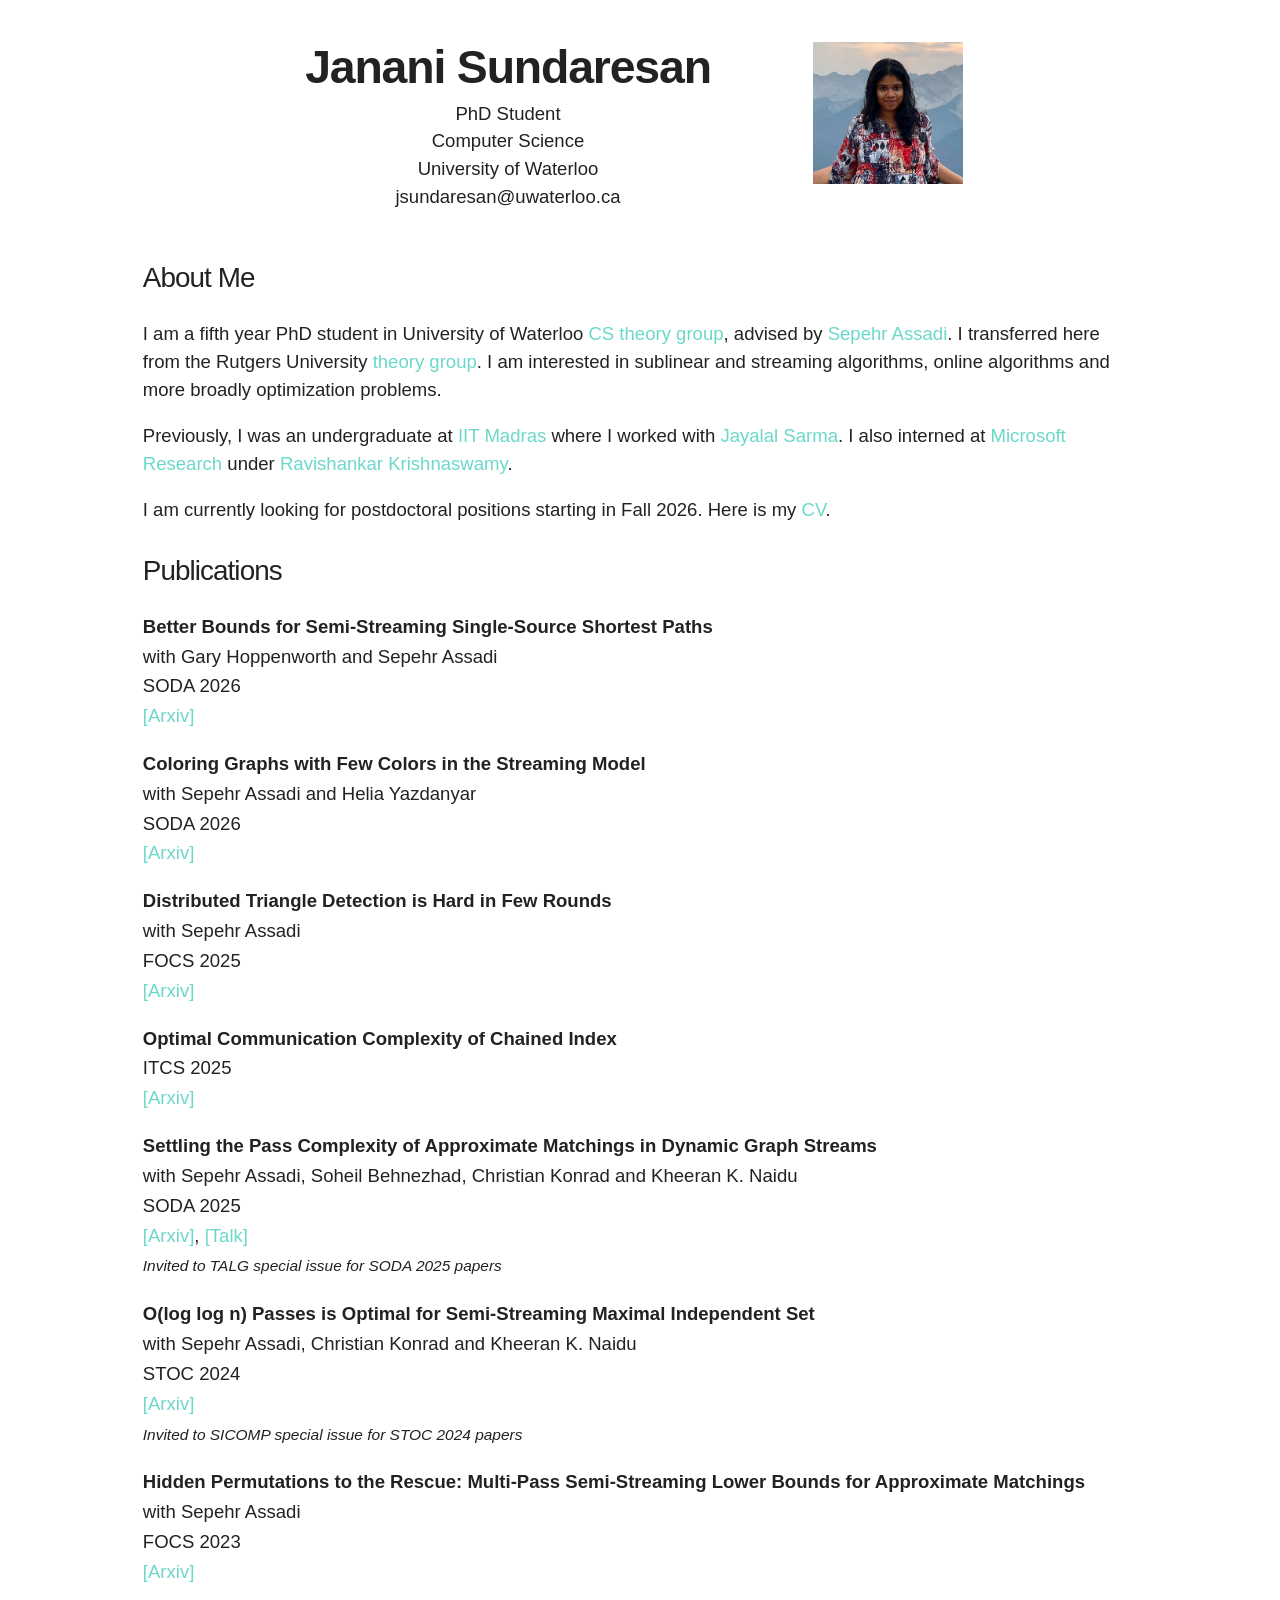
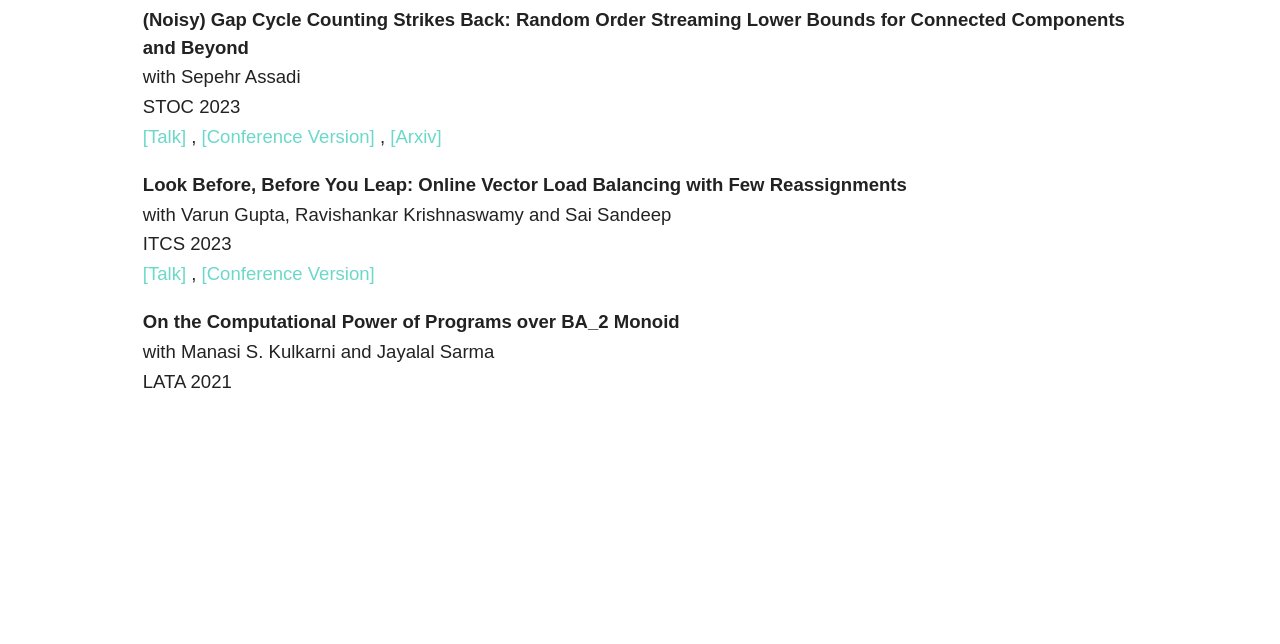
<file: Desktop/website/public_html/index.html>
<!DOCTYPE html PUBLIC "-//W3C//DTD XHTML 1.0 Strict//EN" "http://www.w3.org/TR/xhtml1/DTD/xhtml1-strict.dtd">
<!-- saved from url=(0038)https://people.cs.rutgers.edu/~js2816/ -->
<html xml:lang="en" xmlns="http://www.w3.org/1999/xhtml" lang="en"><head><meta http-equiv="Content-Type" content="text/html; charset=UTF-8">
	
	<title>
		Janani Sundaresan
	</title>
	<link rel="stylesheet" type="text/css" href="./MyWebpage_files/css2">
	<link rel="stylesheet" type="text/css" href="./MyWebpage_files/css">
	<link rel="stylesheet" href="./MyWebpage_files/main.css" type="text/css">
</head>

<body>
    
<div id="contentpane">
    
    <div id="content">

    <div id="pagetitle">
        
    <div id="name"> <h1>Janani Sundaresan</h1>
    <p>PhD Student<br>
    Computer Science <br> 
    University of Waterloo<br>
    jsundaresan@uwaterloo.ca</p></div>
    
    <div id="headerimg"><img src="./MyWebpage_files/me3.jpg" width="150px"></div>
    
    </div>
    

<div>
      <h4>About Me</h4>
      
      <p> I am a fifth year PhD student in University of Waterloo <a href="https://algcomp.uwaterloo.ca/">CS theory group</a>, advised by <a href="http://sepehr.assadi.info/">Sepehr Assadi</a>. I transferred here from the Rutgers University <a href="https://theory.cs.rutgers.edu/"> theory group</a>. I am interested in sublinear and streaming algorithms, online algorithms and more broadly optimization problems.</p>
      
      <p>Previously, I was an undergraduate at <a href="https://www.iitm.ac.in/">IIT Madras</a> where I worked with <a href="http://www.cse.iitm.ac.in/~jayalal/">Jayalal Sarma</a>. I also interned at <a href="https://www.microsoft.com/en-us/research/lab/microsoft-research-india/">Microsoft Research</a> under <a href="https://rakri.github.io/">Ravishankar Krishnaswamy</a>.</p>

      <p> I am currently looking for postdoctoral positions starting in Fall 2026. Here is my <a href="https://drive.google.com/file/d/19F5J-PmYQbXMopmWD50aM4rVRmgJv8-R/view?usp=sharing">CV</a>.</p>
</div>

<!--hr class="divider" /-->


<div>
	<h4>Publications</h4>

	<div class="paper">
		<p class="title"><b>Better Bounds for Semi-Streaming Single-Source Shortest Paths</b></p>
		<p> with Gary Hoppenworth and Sepehr Assadi </p>
		<p>SODA 2026</p>
		<p><a href="https://arxiv.org/abs/2507.17841">[Arxiv]</a></p>
		</div>

		<div class="paper">
			<p class="title"><b>Coloring Graphs with Few Colors in the Streaming Model</b></p>
			</p> with Sepehr Assadi and Helia Yazdanyar </p>
			<p> SODA 2026 </p> 
			<p><a href="https://arxiv.org/abs/2510.18177">[Arxiv]</a></p>
		</div>

	<div class="paper">
		<p class="title"><b>Distributed Triangle Detection is Hard in Few Rounds</b></p>
		<p> with Sepehr Assadi </p>
		<p> FOCS 2025 </p>
		<p> <a href="https://arxiv.org/abs/2504.01802">[Arxiv]</a></p>
	</div>
	<div class="paper">
		<p class="title"><b>Optimal Communication Complexity of Chained Index</b></p>
		<p> ITCS 2025 </p>
		<p><a href="https://arxiv.org/abs/2404.07026">[Arxiv]</a></p>
	</div>
	<div class="paper">
        <p class="title"><b>Settling the Pass Complexity of Approximate Matchings in Dynamic Graph Streams</b></p>
        <p> with Sepehr Assadi, Soheil Behnezhad, Christian Konrad and Kheeran K. Naidu </p>
        <p> SODA 2025 </p>
	<p><a href="https://arxiv.org/abs/2407.21005">[Arxiv]</a>, <a href="https://www.youtube.com/watch?v=TG9vASyLVa0">[Talk]</a></p>
	<p><i> <small> Invited to TALG special issue for SODA 2025 papers</small> </i> </p>
         </div>

      <div class="paper">
	<p class="title"><b>O(log log n) Passes is Optimal for Semi-Streaming Maximal Independent Set</b></p>
	<p> with Sepehr Assadi, Christian Konrad and Kheeran K. Naidu </p>
	<p> STOC 2024 </p>
	<p><a href="https://arxiv.org/abs/2312.13178">[Arxiv]</a></p>
	<p><i><small> Invited to SICOMP special issue for STOC 2024 papers</i></small> </p>
	 </div>
      
      <div class="paper">
      <p class="title"><b>Hidden Permutations to the Rescue: Multi-Pass Semi-Streaming Lower Bounds for Approximate Matchings</b></p>
      <p>with Sepehr Assadi</p>
      <p>FOCS 2023</p>
      <p> <a href="https://arxiv.org/abs/2310.05728"> [Arxiv] </a> </p>
	</div>

      
      <div class="paper">
          <p class="title"><b>(Noisy) Gap Cycle Counting Strikes Back: Random Order Streaming Lower Bounds for Connected Components and Beyond</b></p>
          <p>with Sepehr Assadi </p>
          <p>STOC 2023</p>
          <p>  <a href="https://www.youtube.com/watch?v=BnHY0Lct4J4"> [Talk] </a>,  <a href="https://dl.acm.org/doi/10.1145/3564246.3585192"> [Conference Version] </a>, <a href="https://arxiv.org/abs/2305.11053"> [Arxiv] </a> </p>
     </div> 
      
     <div class="paper">
          <p class="title"><b>Look Before, Before You Leap: Online Vector Load Balancing with Few Reassignments</b></p>
          <p>with Varun Gupta, Ravishankar Krishnaswamy and Sai Sandeep </p>
          <p>ITCS 2023</p>
          <p> <a href="https://www.youtube.com/watch?v=LaMe2sY1qZ0"> [Talk] </a>, <a href="https://drops.dagstuhl.de/opus/volltexte/2023/17568/"> [Conference Version] </a></p>
     </div> 
     
     <div class="paper">
          <p class="title"><b>On the Computational Power of Programs over BA_2 Monoid</b></p>
          <p>with Manasi S. Kulkarni and Jayalal Sarma</p>
          <p>LATA 2021</p>
     </div> 




</div>       

<!--
<hr class="divider" />

<div>
      <h4>Teaching</h4>
      
      <p>
      <ul>
      <li>TA in blah, 2017.</li>
      </ul>
      </p>
</div>

<hr class="divider" />

<div>

      <h4>Some Seminar</h4>
      
      <p>
      <table class="rg" style="margin-left:auto; margin-right:auto;">
      <tr>
        <th style="width: 100px;">Date</th>
        <th style="width: 350px;">Speaker</th>
        <th style="width: 350px;">Title</th>
      </tr>
      <tr>
        <td>9/1/20</td>
        <td>Alice Bobbington</td>
        <td>SNARKy STARKs</td>
      </tr>
      <tr>
        <td>9/8/20</td>
        <td>Charlie Davidson</td>
        <td>Sharp DAGs</td>
      </tr>
      </table></p>

</div>

-->


    </div>


</div>

    <div id="buffer"></div>
    <div id="footer">   <div>Template by Kira Goldner©</div> </div>
    <!-- If you really feel uncomfortable with giving me credit by name on your site, rather than deleting, please at lease uncomment and use the following logo credit. -->
    <!--div id="footer"><div id="logo"> <a href="https://www.kiragoldner.com/" target="_blank"><img src="https://www.kiragoldner.com/favicon.png" width="12pt"/></a></div><div>&#169; Template</div-->

  



</body></html>
</file>
<file: Desktop/website/public_html/MyWebpage_files/main.css>
html {
  font-size: 72.5%; }

body {
    -webkit-animation-delay: 0.1s;
    -webkit-animation-name: fontfix;
    -webkit-animation-duration: 0.1s;
    -webkit-animation-iteration-count: 1;
    -webkit-animation-timing-function: linear;
    font-size: 1.6em; /* currently ems cause chrome bug misinterpreting rems on body element */
    line-height: 1.7;
    font-weight: 400;
    font-family: "Noto Sans", sans-serif;
    color: #222; 
}

@-webkit-keyframes fontfix {
    from { opacity: 1; }
    to   { opacity: 1; }
}

h1, h2, h3, h4, h5, h6 {
  margin-top: 0;
  margin-bottom: 2rem;
  font-weight: 300; }
h1 { font-size: 4.0rem; line-height: 1.2;  letter-spacing: -.1rem;}
h2 { font-size: 3.6rem; line-height: 1.25; letter-spacing: -.1rem; }
h3 { font-size: 3.0rem; line-height: 1.3;  letter-spacing: -.1rem; }
h4 { font-size: 2.4rem; line-height: 1.35; letter-spacing: -.08rem; margin-top:2.4rem;}
h5 { font-size: 1.8rem; line-height: 1.5;  letter-spacing: -.05rem; }
h6 { font-size: 1.5rem; line-height: 1.6;  letter-spacing: 0; }

div#headpane {

    position:relative;
    margin-left:auto;
    margin-right:auto;
    margin-top:40px;
    height:auto;
    width: 950px;
}

div#contentpane {
    
    position:relative;
    margin-top: -10px;
    margin-left:auto;
    margin-right:auto;
    padding-bottom: 100px;
    color: #222222;
    font-size:100%;
    width: 85%; 
    background-color: #FFFFFF;
    clear: both;
    line-height: 150%;
    z-index: 1;
}

div#content {
    position: relative;
    top: 20px;
    margin-left:40px;
    margin-right:40px;
    width: auto;
}

div#pagetitle{
    
    text-align:left;
    margin-top: 3%;
    /*margin-left: 10%;*/
    margin-left: auto;
    margin-right: auto;
    width: 700px;
    margin-bottom: 3%; /*previously 4*/
    display: flex;
    justify-content: center;
}

#headerimg {
    margin-left: 100px;
    border: 2px solid #FFFFFF;
    width: 150px;
    height: 150px;
    margin-bottom: 10px;
    margin-right: 10px;
}

#name {
    vertical-align: top;
    text-align: center;
}

p {
    height: auto;
    margin: 0;
    margin-bottom: 1em;
}

h1{
    color: #222222;     
    font-weight: bold;
    margin: 0% 0% 1% 0%;
}

h2{
    color: #222222;
    margin: -1% 0%;
    font-weight: bold;
}

h3 {
    font-weight: bold;
}

h1 > a{
    color: #222222;
    text-decoration: none;
    font-weight: bold;
}

h1>a:hover {
    color: #222222;
    text-decoration: none;
    font-weight: bold;
}

#footer {
    margin: 30px 0px;
    text-align: center;
    position: fixed;
    bottom: 0px;
    font-size:70%;
    width: 100%;
    color: #222222;
    z-index: 0;
    display: flex;
    justify-content: center;
    align-items: flex-start;    
}

#footer a:hover, #contentpane a:hover {
    color: #40A596;
}

hr {
    color: #222222;
    height = 1px;
}

a {
    color: #6BD8C9;  
    text-decoration: none;
    /*font-weight: normal;*/
}

table ol {
    margin: 0%;
    margin-left: -1.3em;
}

.rg {
    border-collapse: collapse;
    text-align:left;
    vertical-align: top;
}

.rg table, .rg th, .rg td{
    border-bottom: 1px solid black;
    border-collapse: collapse;
    vertical-align: top;
}

.rg th, .rg td {
    padding: 5px 10px;
}

.paper {
  margin-bottom: 20px 
}

.paper p {
  margin-bottom: 2px 
}
  
.divider {
    height: 2px;
    border: #222222;    
    background-color: #222222;  
    margin-top: 3.2rem;  
    margin-bottom: 2.4rem;  
  }
  
.nav {
    width: 100%;
    background-color: #d3f3ef; 
    border-color: #d3f3ef;
    color: #222222;
    margin-top: -13px;
    margin-left: -8px;
    margin-bottom: 20px;
    text-align: center;
    font-size: 90%;
    position: fixed;
    z-index: 2;
    display: flex;
    justify-content: space-evenly;
    align-items: center;    
    height: 50px;
}

.nav div {
    padding: 0px 5px;
}

.nav a {
    color: #222222;
}

.nav a:hover {
    color: #40A596;
}

#empty {
    width: 100%;
    height: 40px;
}

.on {
    font-weight: bold;
}

#buffer {
    width: 100%;
    height: 140px;
    z-index: 0;
}

#logo {
    height: 15pt;
    margin-right: 2px;
    margin-left: 5px;
    padding-top: 2px;
}
</file>
